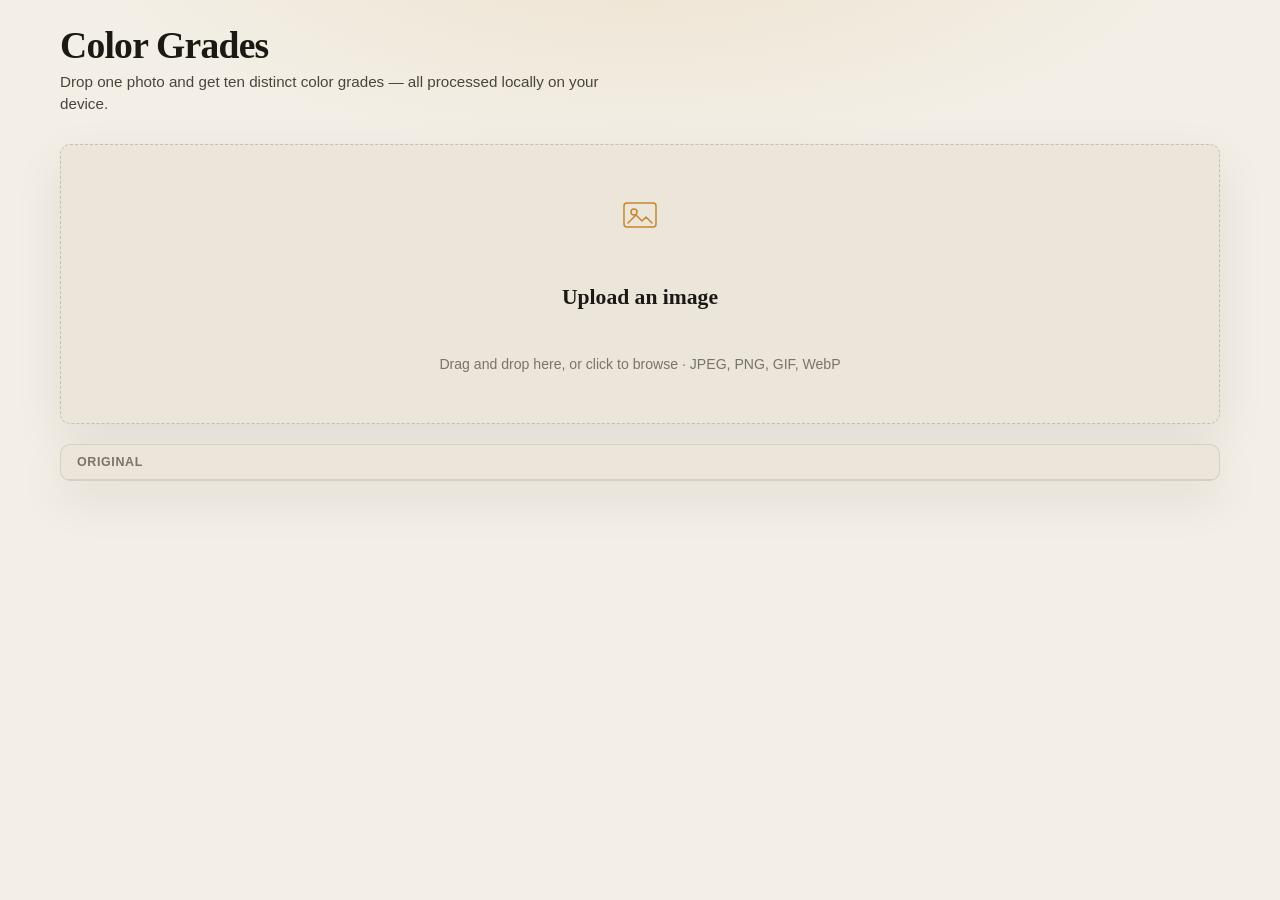
<file: submissions/sedra-jalal/index.html>
<!DOCTYPE html>
<html lang="en">
  <head>
    <meta charset="utf-8" />
    <title>Color Grades</title>
    <link rel="stylesheet" href="styles.css" />
  </head>
  <body>
    <div class="app">
      <header class="topbar">
        <div class="topbar__brand">
          <p class="meta" id="meta"></p>
          <h1>Color Grades</h1>
          <p class="tagline">Drop one photo and get ten distinct color grades — all processed locally on your device.</p>
        </div>
        <div class="topbar__actions">
          <button type="button" class="btn btn--ghost" id="clear-btn" hidden>Clear</button>
        </div>
      </header>

      <main class="workspace">
        <section class="upload-panel" id="upload-panel" aria-labelledby="upload-heading">
          <div
            class="dropzone"
            id="dropzone"
            tabindex="0"
            role="button"
            aria-labelledby="upload-heading upload-hint"
          >
            <input
              type="file"
              id="file-input"
              accept="image/jpeg,image/png,image/gif,image/webp,image/bmp,image/*"
              hidden
            />
            <div class="dropzone__icon" aria-hidden="true">
              <svg width="40" height="40" viewBox="0 0 40 40" fill="none">
                <rect x="4" y="8" width="32" height="24" rx="3" stroke="currentColor" stroke-width="1.5" />
                <circle cx="14" cy="17" r="3" stroke="currentColor" stroke-width="1.5" />
                <path d="M8 28l8-8 6 6 4-4 6 6" stroke="currentColor" stroke-width="1.5" stroke-linecap="round" stroke-linejoin="round" />
              </svg>
            </div>
            <h2 id="upload-heading">Upload an image</h2>
            <p id="upload-hint" class="dropzone__hint">Drag and drop here, or click to browse · JPEG, PNG, GIF, WebP</p>
          </div>
        </section>

        <section class="results" id="results" hidden aria-live="polite">
          <p class="status" id="status" hidden>Generating grades…</p>

          <figure class="original-card">
            <figcaption class="original-card__label">Original</figcaption>
            <img id="original-img" class="original-card__img" alt="" />
          </figure>

          <div class="grades-grid" id="grades-grid" aria-label="Color grades"></div>

          <p class="file-meta">
            <span id="file-name" class="file-meta__name"></span>
            <span id="file-size" class="file-meta__size"></span>
          </p>
        </section>
      </main>
    </div>
    <script type="module" src="app.js"></script>
  </body>
</html>
</file>
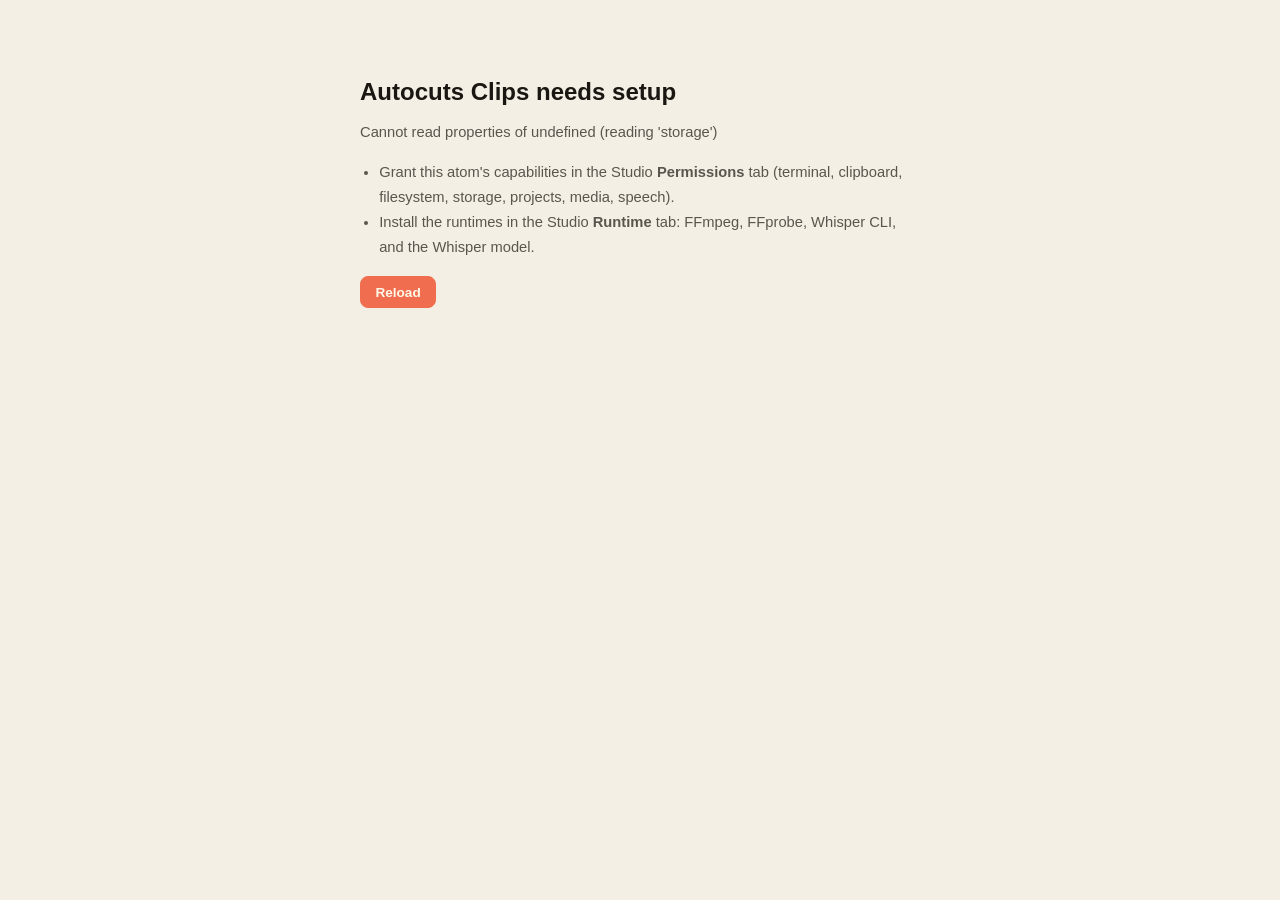
<file: submissions/autocuts-clips/0.1.4/index.html>
<!DOCTYPE html>
<html lang="en">
  <head>
    <meta charset="utf-8" />
    <title>Autocuts Clips</title>
    <link rel="stylesheet" href="styles.css" />
  </head>
  <body>
    <div id="app" class="app" aria-live="polite"></div>
    <script type="module" src="app.js"></script>
  </body>
</html>
</file>
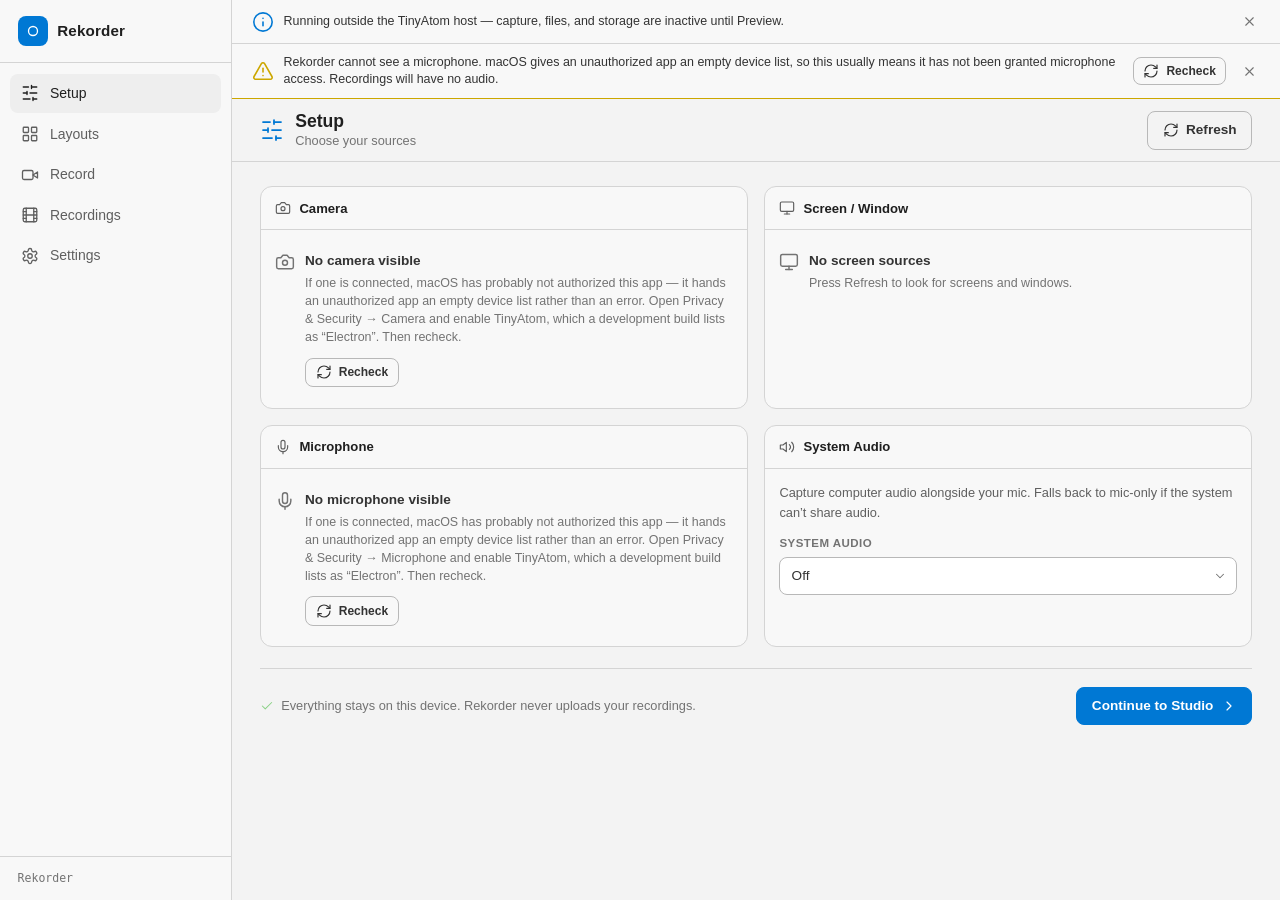
<file: submissions/rekorder/0.0.1/index.html>
<!DOCTYPE html>
<html lang="en">
  <head>
    <meta charset="utf-8" />
    <meta name="viewport" content="width=device-width, initial-scale=1" />
    <title>Rekorder</title>
    <link rel="stylesheet" href="styles.css" />
  </head>
  <body>
    <!-- The app shell (sidebar + main) is rendered by app.js into #app. -->
    <div id="app" class="app" aria-busy="true">
      <noscript>Rekorder needs JavaScript to run.</noscript>
    </div>

    <!-- Transient toasts float above the app; managed imperatively, outside the render loop. -->
    <div id="toast-slot" class="toast-slot" role="region" aria-label="Notifications" aria-live="polite"></div>

    <script type="module" src="app.js"></script>
  </body>
</html>
</file>
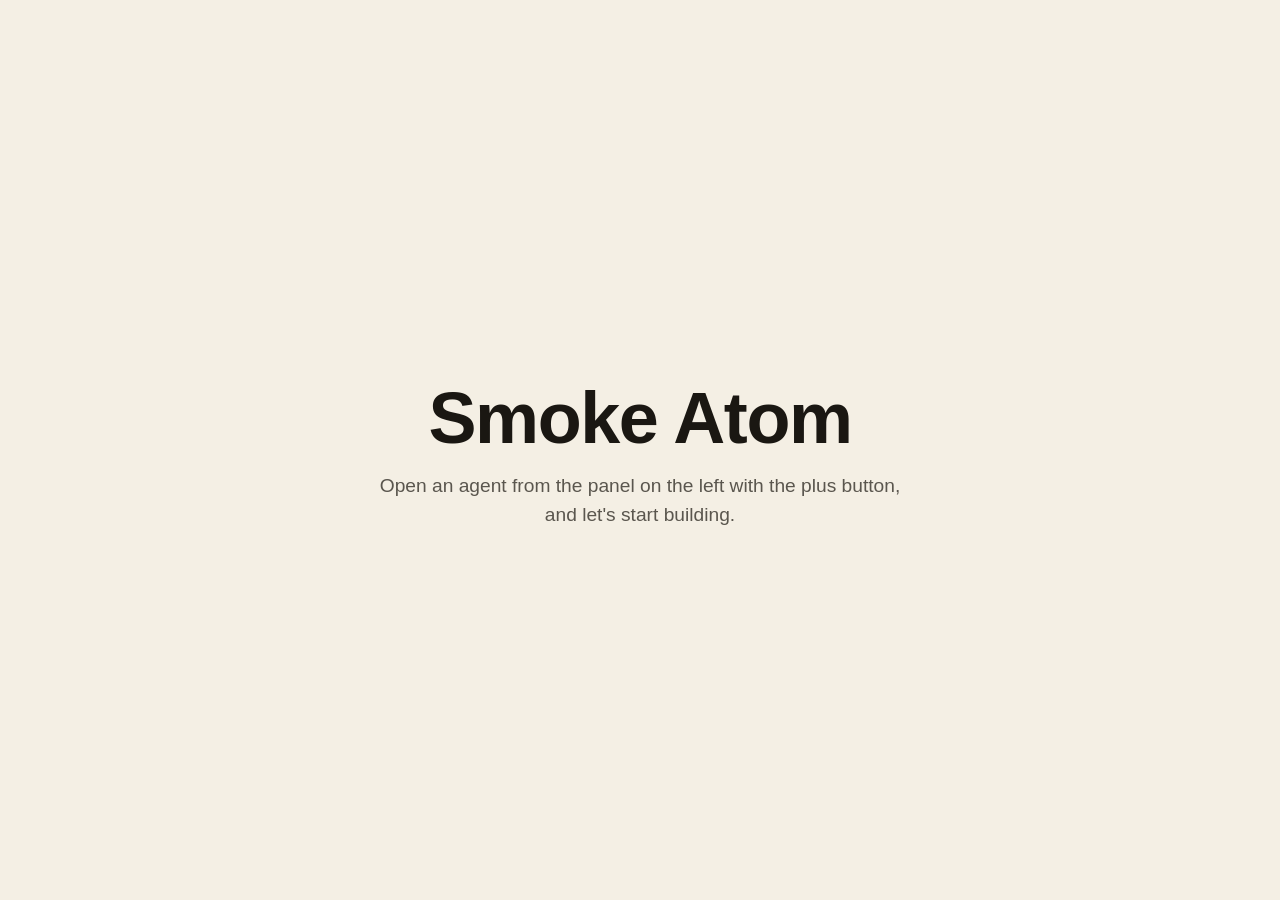
<file: submissions/smoke-atom/0.0.1/index.html>
<!DOCTYPE html>
<html lang="en">
  <head>
    <meta charset="utf-8" />
    <title>Smoke Atom</title>
    <link rel="stylesheet" href="styles.css" />
  </head>
  <body>
    <main class="welcome" aria-labelledby="title">
      <p class="meta" id="meta"></p>
      <h1 id="title">Smoke Atom</h1>
      <p class="intro">Open an agent from the panel on the left with the plus button, and let's start building.</p>
    </main>
    <script type="module" src="app.js"></script>
  </body>
</html>
</file>
<file: submissions/sedra-jalal/styles.css>
:root {
  color-scheme: light dark;
  --bg: #0f1110;
  --surface: #181c19;
  --surface-raised: #1f2420;
  --ink: #ece8df;
  --ink-soft: #b8b2a6;
  --muted: #7a756c;
  --accent: #e8a54b;
  --accent-soft: rgba(232, 165, 75, 0.14);
  --accent-ink: #1a1408;
  --line: rgba(236, 232, 223, 0.1);
  --line-strong: rgba(236, 232, 223, 0.2);
  --danger: #e06b5a;
  --radius: 10px;
  --radius-sm: 6px;
  --font: 'Iowan Old Style', 'Palatino Linotype', Palatino, Georgia, serif;
  --font-ui: ui-sans-serif, -apple-system, BlinkMacSystemFont, 'Segoe UI', sans-serif;
  --shadow: 0 18px 50px rgba(0, 0, 0, 0.35);
}

@media (prefers-color-scheme: light) {
  :root {
    --bg: #f3efe6;
    --surface: #ebe5da;
    --surface-raised: #e2dbd0;
    --ink: #1c1914;
    --ink-soft: #4a453c;
    --muted: #7a7468;
    --accent: #c47d1a;
    --accent-soft: rgba(196, 125, 26, 0.12);
    --accent-ink: #fff8ee;
    --line: rgba(28, 25, 20, 0.1);
    --line-strong: rgba(28, 25, 20, 0.18);
    --shadow: 0 18px 50px rgba(28, 25, 20, 0.08);
  }
}

* {
  box-sizing: border-box;
}

body {
  margin: 0;
  min-height: 100vh;
  font-family: var(--font-ui);
  background:
    radial-gradient(ellipse 80% 50% at 50% -10%, var(--accent-soft), transparent 55%),
    var(--bg);
  color: var(--ink);
  -webkit-font-smoothing: antialiased;
}

.app {
  width: min(1200px, 100%);
  margin: 0 auto;
  padding: 1.5rem 1.25rem 2.5rem;
}

.topbar {
  display: flex;
  align-items: flex-start;
  justify-content: space-between;
  gap: 1rem;
  margin-bottom: 1.75rem;
}

.topbar__brand h1 {
  margin: 0.15rem 0 0.35rem;
  font-family: var(--font);
  font-size: clamp(1.75rem, 4vw, 2.35rem);
  font-weight: 700;
  letter-spacing: -0.02em;
  line-height: 1.05;
}

.meta {
  margin: 0;
  font-size: 0.72rem;
  font-weight: 600;
  letter-spacing: 0.06em;
  text-transform: uppercase;
  color: var(--muted);
}

.tagline {
  margin: 0;
  max-width: 36rem;
  color: var(--ink-soft);
  font-size: 0.95rem;
  line-height: 1.45;
}

.topbar__actions {
  display: flex;
  gap: 0.5rem;
  flex-shrink: 0;
  flex-wrap: wrap;
}

.btn {
  font: inherit;
  font-size: 0.85rem;
  font-weight: 600;
  padding: 0.45rem 0.85rem;
  border-radius: var(--radius-sm);
  border: 1px solid var(--line-strong);
  background: var(--surface);
  color: var(--ink);
  cursor: pointer;
  transition: background 0.12s ease, border-color 0.12s ease;
}

.btn:hover {
  background: var(--surface-raised);
}

.btn--ghost {
  background: transparent;
}

.btn--small {
  font-size: 0.75rem;
  padding: 0.3rem 0.55rem;
}

.workspace {
  display: grid;
  gap: 1.25rem;
}

.dropzone {
  display: grid;
  place-items: center;
  gap: 0.65rem;
  min-height: 280px;
  padding: 2rem 1.5rem;
  border: 1.5px dashed var(--line-strong);
  border-radius: var(--radius);
  background: var(--surface);
  box-shadow: var(--shadow);
  cursor: pointer;
  text-align: center;
  transition:
    border-color 0.15s ease,
    background 0.15s ease,
    transform 0.15s ease;
}

.dropzone:hover,
.dropzone:focus-visible {
  border-color: var(--accent);
  background: var(--surface-raised);
  outline: none;
}

.dropzone--active {
  border-color: var(--accent);
  background: var(--accent-soft);
  transform: scale(1.005);
}

.dropzone__icon {
  color: var(--accent);
  opacity: 0.9;
}

.dropzone h2 {
  margin: 0;
  font-family: var(--font);
  font-size: 1.35rem;
  font-weight: 600;
}

.dropzone__hint {
  margin: 0;
  color: var(--muted);
  font-size: 0.88rem;
}

.results {
  display: grid;
  gap: 1.25rem;
}

.status {
  margin: 0;
  color: var(--muted);
  font-style: italic;
  text-align: center;
}

.status--error {
  color: var(--danger);
  font-style: normal;
}

.original-card {
  margin: 0;
  background: var(--surface);
  border: 1px solid var(--line);
  border-radius: var(--radius);
  box-shadow: var(--shadow);
  overflow: hidden;
}

.original-card__label {
  padding: 0.65rem 1rem;
  font-size: 0.78rem;
  font-weight: 600;
  text-transform: uppercase;
  letter-spacing: 0.05em;
  color: var(--muted);
  border-bottom: 1px solid var(--line);
}

.original-card__img {
  display: block;
  width: 100%;
  max-height: 320px;
  object-fit: contain;
  background:
    linear-gradient(45deg, rgba(127, 127, 127, 0.08) 25%, transparent 25%),
    linear-gradient(-45deg, rgba(127, 127, 127, 0.08) 25%, transparent 25%),
    linear-gradient(45deg, transparent 75%, rgba(127, 127, 127, 0.08) 75%),
    linear-gradient(-45deg, transparent 75%, rgba(127, 127, 127, 0.08) 75%);
  background-size: 16px 16px;
  background-position:
    0 0,
    0 8px,
    8px -8px,
    -8px 0;
}

.grades-grid {
  display: grid;
  grid-template-columns: repeat(5, 1fr);
  gap: 1rem;
}

@media (max-width: 1024px) {
  .grades-grid {
    grid-template-columns: repeat(3, 1fr);
  }
}

@media (max-width: 640px) {
  .grades-grid {
    grid-template-columns: repeat(2, 1fr);
  }

  .topbar {
    flex-direction: column;
  }
}

.grade-card {
  margin: 0;
  background: var(--surface);
  border: 1px solid var(--line);
  border-radius: var(--radius);
  box-shadow: var(--shadow);
  overflow: hidden;
  display: flex;
  flex-direction: column;
}

.grade-card__img {
  display: block;
  width: 100%;
  aspect-ratio: 4 / 3;
  object-fit: cover;
  background:
    linear-gradient(45deg, rgba(127, 127, 127, 0.08) 25%, transparent 25%),
    linear-gradient(-45deg, rgba(127, 127, 127, 0.08) 25%, transparent 25%),
    linear-gradient(45deg, transparent 75%, rgba(127, 127, 127, 0.08) 75%),
    linear-gradient(-45deg, transparent 75%, rgba(127, 127, 127, 0.08) 75%);
  background-size: 12px 12px;
}

.grade-card__footer {
  display: flex;
  align-items: center;
  justify-content: space-between;
  gap: 0.5rem;
  padding: 0.55rem 0.65rem;
  border-top: 1px solid var(--line);
}

.grade-card__name {
  font-size: 0.78rem;
  font-weight: 600;
  text-transform: uppercase;
  letter-spacing: 0.04em;
  color: var(--ink-soft);
}

.file-meta {
  margin: 0;
  display: flex;
  flex-wrap: wrap;
  gap: 0.35rem 0.75rem;
  justify-content: center;
  font-size: 0.85rem;
  color: var(--muted);
}

.file-meta__name {
  font-weight: 600;
  color: var(--ink-soft);
  word-break: break-all;
}
</file>
<file: submissions/autocuts-clips/0.1.4/styles.css>
/* ============================================================
   AUTOCUTS CLIPS — TinyAtom theme, cutting-bench structure.
   Colors, fonts, and radii are the TinyAtom atom template
   tokens (see video-to-clips, the reference atom): warm dark
   surfaces, cream ink, one coral accent, light variant via
   prefers-color-scheme. Structure keeps the edit-bay layout:
   stage rail, log rows, IN/OUT timecode rails.
   ============================================================ */

:root {
  color-scheme: light dark;
  --atom-bg: #0c0e0a;
  --atom-panel: #171b15;
  --atom-panel-hover: #1d231a;
  --atom-well: #080a07;
  --atom-ink-bright: #fff8e8;
  --atom-ink: #f3eee1;
  --atom-ink-soft: #c6cdbf;
  --atom-muted: #8f9a88;
  --atom-accent: #f06d4f;
  --atom-accent-hover: #ff7e5f;
  --atom-accent-soft: rgba(240, 109, 79, 0.14);
  --atom-accent-ink: #fff8e8;
  --atom-ok: #7fc47f;
  --atom-ok-soft: rgba(127, 196, 127, 0.14);
  --atom-warn: #e0b45c;
  --atom-warn-soft: rgba(224, 180, 92, 0.14);
  --atom-bad: #e07a6a;
  --atom-bad-soft: rgba(224, 122, 106, 0.14);
  --atom-line: rgba(243, 238, 225, 0.1);
  --atom-line-4: rgba(243, 238, 225, 0.18);
  --atom-radius-md: 8px;
  --atom-radius-lg: 12px;
  --atom-radius-pill: 999px;
  --atom-font-sans: ui-sans-serif, -apple-system, BlinkMacSystemFont, 'Segoe UI', sans-serif;
  --atom-font-mono: 'IBM Plex Mono', ui-monospace, SFMono-Regular, 'JetBrains Mono', Menlo, monospace;

  /* film-ruler tick strip, drawn with theme hairlines */
  --ruler: repeating-linear-gradient(
    to right,
    var(--atom-line-4) 0,
    var(--atom-line-4) 1px,
    transparent 1px,
    transparent 9px
  );
}

@media (prefers-color-scheme: light) {
  :root {
    --atom-bg: #f4efe4;
    --atom-panel: #e8e2d6;
    --atom-panel-hover: #ded8cb;
    --atom-well: #fbf8f0;
    --atom-ink-bright: #1a1712;
    --atom-ink: #2a2620;
    --atom-ink-soft: #5a564e;
    --atom-muted: #7a7468;
    --atom-line: rgba(26, 23, 18, 0.1);
    --atom-line-4: rgba(26, 23, 18, 0.18);
  }
}

* {
  box-sizing: border-box;
}

body {
  margin: 0;
  min-height: 100vh;
  font-family: var(--atom-font-sans);
  font-size: 0.92rem;
  background: var(--atom-bg);
  color: var(--atom-ink);
  -webkit-font-smoothing: antialiased;
}

.app {
  max-width: 980px;
  margin: 0 auto;
  padding: 1.4rem clamp(1.25rem, 4vw, 2.5rem) 4rem;
}

h1,
h2,
h3 {
  margin: 0;
  color: var(--atom-ink-bright);
  font-weight: 700;
}

p {
  color: var(--atom-ink-soft);
  line-height: 1.55;
}

code {
  font-family: var(--atom-font-mono);
  font-size: 0.84em;
  color: var(--atom-ink);
  background: var(--atom-well);
  border: 1px solid var(--atom-line);
  padding: 0.05rem 0.35rem;
  border-radius: 4px;
}

::selection {
  background: var(--atom-accent);
  color: var(--atom-accent-ink);
}

:focus-visible {
  outline: 2px solid var(--atom-accent);
  outline-offset: 2px;
}

/* small uppercase labels reused across the bench */
.kicker,
.stage-cell .lbl,
.trim-label,
.meta-grid .cell .label,
.clip-tc .tc-cell span {
  font-family: var(--atom-font-sans);
  font-weight: 700;
  text-transform: uppercase;
  letter-spacing: 0.07em;
}

/* ---------- top bar: bench label + film ruler ---------- */

.topbar {
  display: flex;
  align-items: baseline;
  gap: 0.85rem;
  padding-bottom: 0.85rem;
  margin-bottom: 1.6rem;
  position: relative;
}

.topbar::after {
  content: '';
  position: absolute;
  left: 0;
  right: 0;
  bottom: 0;
  height: 7px;
  background: var(--ruler);
  border-bottom: 1px solid var(--atom-line-4);
}

.topbar .brand {
  font-size: 1.1rem;
  font-weight: 800;
  letter-spacing: -0.01em;
  color: var(--atom-ink-bright);
}

.topbar .brand span {
  color: var(--atom-accent);
}

.topbar .meta {
  color: var(--atom-muted);
  font-family: var(--atom-font-mono);
  font-size: 0.68rem;
}

.topbar .spacer {
  flex: 1;
}

/* ---------- buttons ---------- */

button {
  font: inherit;
  font-size: 0.85rem;
  font-weight: 600;
  color: var(--atom-ink);
  cursor: pointer;
  border: 1px solid var(--atom-line-4);
  background: var(--atom-panel);
  border-radius: var(--atom-radius-md);
  padding: 0.48rem 0.9rem;
  transition:
    border-color 0.12s ease,
    background 0.12s ease,
    color 0.12s ease;
}

button:hover:not(:disabled) {
  background: var(--atom-panel-hover);
  border-color: var(--atom-muted);
  color: var(--atom-ink-bright);
}

button:active:not(:disabled) {
  transform: translateY(1px);
}

button:disabled {
  opacity: 0.45;
  cursor: default;
}

button.primary {
  background: var(--atom-accent);
  border-color: var(--atom-accent);
  color: var(--atom-accent-ink);
}

button.primary:hover:not(:disabled) {
  background: var(--atom-accent-hover);
  border-color: var(--atom-accent-hover);
  color: var(--atom-accent-ink);
}

button.danger {
  color: var(--atom-bad);
  border-color: var(--atom-bad);
  background: transparent;
}

button.danger:hover:not(:disabled) {
  background: var(--atom-bad-soft);
  border-color: var(--atom-bad);
  color: var(--atom-bad);
}

button.ghost {
  background: transparent;
  border-color: transparent;
  color: var(--atom-ink-soft);
}

button.ghost:hover:not(:disabled) {
  background: transparent;
  border-color: transparent;
  color: var(--atom-ink-bright);
  text-decoration: underline;
  text-underline-offset: 3px;
}

button.small {
  padding: 0.3rem 0.6rem;
  font-size: 0.78rem;
}

/* ---------- stage rail: the film leader ---------- */

.stage-rail {
  display: grid;
  grid-template-columns: repeat(5, 1fr);
  border: 1px solid var(--atom-line-4);
  border-radius: var(--atom-radius-md);
  overflow: hidden;
  margin-bottom: 1.5rem;
  background: var(--atom-well);
}

.stage-cell {
  position: relative;
  padding: 0.5rem 0.7rem 0.55rem;
  border-left: 1px solid var(--atom-line);
}

.stage-cell:first-child {
  border-left: none;
}

.stage-cell .no {
  font-family: var(--atom-font-mono);
  font-size: 0.6rem;
  color: var(--atom-muted);
  display: block;
  margin-bottom: 0.15rem;
}

.stage-cell .lbl {
  font-size: 0.7rem;
  color: var(--atom-muted);
}

.stage-cell.done .lbl {
  color: var(--atom-ink-soft);
}

.stage-cell.done .no::after {
  content: ' · ok';
  color: var(--atom-ok);
}

.stage-cell.active {
  background: var(--atom-accent-soft);
}

.stage-cell.active::before {
  content: '';
  position: absolute;
  top: 0;
  left: 0;
  right: 0;
  height: 3px;
  background: var(--atom-accent);
}

.stage-cell.active .lbl {
  color: var(--atom-ink-bright);
}

.stage-cell.active .no {
  color: var(--atom-accent);
}

/* ---------- banners ---------- */

.banner {
  display: flex;
  align-items: flex-start;
  gap: 0.7rem;
  padding: 0.7rem 0.9rem;
  margin-bottom: 1rem;
  font-size: 0.88rem;
  line-height: 1.5;
  border: 1px solid;
  border-radius: var(--atom-radius-md);
}

.banner .text {
  flex: 1;
  white-space: pre-wrap;
  word-break: break-word;
}

.banner.error {
  background: var(--atom-bad-soft);
  border-color: var(--atom-bad);
}

.banner.notice {
  background: var(--atom-warn-soft);
  border-color: var(--atom-warn);
}

.busy {
  display: flex;
  align-items: center;
  gap: 0.7rem;
  padding: 0.7rem 0.9rem;
  margin-bottom: 1rem;
  font-size: 0.88rem;
  border: 1px solid var(--atom-line-4);
  border-left: 3px solid var(--atom-accent);
  border-radius: var(--atom-radius-md);
  background: var(--atom-panel);
}

.spinner {
  width: 14px;
  height: 14px;
  flex: none;
  border-radius: 50%;
  border: 2px solid var(--atom-line-4);
  border-top-color: var(--atom-accent);
  animation: spin 0.8s linear infinite;
}

@keyframes spin {
  to {
    transform: rotate(360deg);
  }
}

/* ---------- panels ---------- */

.panel {
  border: 1px solid var(--atom-line);
  border-radius: var(--atom-radius-lg);
  background: var(--atom-panel);
  padding: 1.05rem 1.2rem 1.15rem;
  margin-bottom: 1.1rem;
}

.panel h3 {
  font-size: 0.92rem;
  color: var(--atom-ink-bright);
  padding-bottom: 0.55rem;
  margin-bottom: 0.8rem;
  border-bottom: 1px solid var(--atom-line);
}

.panel.muted {
  border-style: dashed;
  background: transparent;
}

/* ---------- home: the edit log ---------- */

.project-list {
  display: flex;
  flex-direction: column;
  border-top: 1px solid var(--atom-line-4);
}

.project-card {
  display: grid;
  grid-template-columns: 3.2rem 1fr auto;
  align-items: center;
  gap: 1rem;
  padding: 0.9rem 0.75rem 0.9rem 0.25rem;
  border-bottom: 1px solid var(--atom-line);
  cursor: pointer;
  transition: background 0.12s ease;
}

.project-card:hover {
  background: var(--atom-panel);
}

.project-card .reel-no {
  font-family: var(--atom-font-mono);
  font-size: 1.15rem;
  font-weight: 700;
  color: var(--atom-muted);
  text-align: right;
}

.project-card:hover .reel-no {
  color: var(--atom-accent);
}

.project-card .info {
  min-width: 0;
}

.project-card .name {
  font-weight: 700;
  font-size: 1rem;
  color: var(--atom-ink-bright);
  white-space: nowrap;
  overflow: hidden;
  text-overflow: ellipsis;
}

.project-card .sub {
  color: var(--atom-muted);
  font-family: var(--atom-font-mono);
  font-size: 0.72rem;
  margin-top: 0.25rem;
}

.project-card.corrupted {
  cursor: default;
  border-left: 3px solid var(--atom-bad);
  padding-left: 0.6rem;
  grid-template-columns: 1fr auto;
}

.project-card.corrupted:hover {
  background: transparent;
}

.empty-state {
  padding: 4rem 0 3rem;
  max-width: 34rem;
}

.empty-state h2 {
  font-size: clamp(1.4rem, 4vw, 1.9rem);
  margin-bottom: 0.8rem;
}

.empty-state h2::before {
  content: '45–120s';
  display: block;
  font-family: var(--atom-font-mono);
  font-size: 0.7rem;
  font-weight: 400;
  letter-spacing: 0.2em;
  text-transform: none;
  color: var(--atom-accent);
  margin-bottom: 0.6rem;
}

/* ---------- chips ---------- */

.chip {
  display: inline-block;
  font-size: 0.68rem;
  font-weight: 700;
  text-transform: uppercase;
  letter-spacing: 0.06em;
  border-radius: var(--atom-radius-pill);
  padding: 0.2rem 0.6rem;
  border: 1px solid var(--atom-line-4);
  color: var(--atom-ink-soft);
  white-space: nowrap;
}

.chip.stage-transcribing,
.chip.stage-suggesting,
.chip.status-flagged {
  color: var(--atom-warn);
  border-color: var(--atom-warn);
  background: var(--atom-warn-soft);
}

.chip.stage-reviewing {
  color: var(--atom-accent);
  border-color: var(--atom-accent);
  background: var(--atom-accent-soft);
}

.chip.stage-done,
.chip.status-valid {
  color: var(--atom-ok);
  border-color: var(--atom-ok);
  background: var(--atom-ok-soft);
}

.chip.status-invalid {
  color: var(--atom-bad);
  border-color: var(--atom-bad);
  background: var(--atom-bad-soft);
}

.chip.chip-file {
  /* real filenames: never case-mangle data */
  font-family: var(--atom-font-mono);
  text-transform: none;
  letter-spacing: 0.02em;
  font-size: 0.7rem;
}

/* ---------- project head ---------- */

.project-head {
  display: flex;
  align-items: center;
  gap: 0.85rem;
  margin-bottom: 1rem;
}

.project-head input.name-input {
  flex: 1;
  min-width: 0;
  font: inherit;
  font-size: 1.25rem;
  font-weight: 700;
  color: var(--atom-ink-bright);
  background: transparent;
  border: 1px solid transparent;
  border-radius: var(--atom-radius-md);
  padding: 0.3rem 0.45rem;
}

.project-head input.name-input:hover,
.project-head input.name-input:focus {
  border-color: var(--atom-line-4);
  background: var(--atom-panel);
  outline: none;
}

.meta-grid {
  display: grid;
  grid-template-columns: repeat(auto-fit, minmax(130px, 1fr));
  gap: 0.9rem 1.2rem;
}

.meta-grid .cell .label {
  color: var(--atom-muted);
  font-size: 0.62rem;
  margin-bottom: 0.25rem;
}

.meta-grid .cell .value {
  color: var(--atom-ink);
  font-family: var(--atom-font-mono);
  font-size: 0.82rem;
  word-break: break-word;
}

.stage-actions {
  display: flex;
  gap: 0.55rem;
  flex-wrap: wrap;
  align-items: center;
  margin-top: 0.85rem;
}

/* ---------- transcript ---------- */

.transcript {
  max-height: 340px;
  overflow-y: auto;
  border: 1px solid var(--atom-line);
  border-radius: var(--atom-radius-md);
  background: var(--atom-well);
}

.transcript .seg {
  display: flex;
  gap: 0.85rem;
  padding: 0.38rem 0.75rem;
  font-size: 0.86rem;
  line-height: 1.5;
  border-bottom: 1px solid var(--atom-line);
}

.transcript .seg:last-child {
  border-bottom: none;
}

.transcript .seg .ts {
  font-family: var(--atom-font-mono);
  color: var(--atom-muted);
  font-size: 0.72rem;
  flex: none;
  width: 3.6rem;
  text-align: right;
  padding-top: 0.15rem;
}

.transcript .seg .tx {
  color: var(--atom-ink-soft);
}

.transcript .more {
  padding: 0.5rem 0.75rem;
  color: var(--atom-muted);
  font-size: 0.8rem;
  font-style: italic;
}

/* ---------- inline confirm ---------- */

.inline-confirm {
  display: flex;
  align-items: center;
  gap: 0.6rem;
  flex-wrap: wrap;
  padding: 0.65rem 0.85rem;
  border: 1px solid var(--atom-bad);
  background: var(--atom-bad-soft);
  border-radius: var(--atom-radius-md);
  font-size: 0.88rem;
}

/* ---------- suggesting stage ---------- */

.steps {
  color: var(--atom-ink-soft);
  line-height: 1.75;
  margin: 0.4rem 0 0.9rem;
  padding-left: 1.2rem;
}

.poll-status {
  margin-top: 0.9rem;
  padding: 0.55rem 0.8rem;
  border: 1px solid var(--atom-line);
  border-left: 3px solid var(--atom-accent);
  border-radius: var(--atom-radius-md);
  background: var(--atom-well);
  color: var(--atom-muted);
  font-family: var(--atom-font-mono);
  font-size: 0.74rem;
  white-space: pre-wrap;
}

/* ---------- clip cards: vertical preview + details ---------- */

.clip-list {
  display: flex;
  flex-direction: column;
  gap: 0.7rem;
  margin-top: 0.5rem;
}

.clip-card {
  display: grid;
  grid-template-columns: 10.5rem 1fr;
  border: 1px solid var(--atom-line);
  border-radius: var(--atom-radius-md);
  background: var(--atom-bg);
  overflow: hidden;
}

.clip-card.invalid {
  border-color: var(--atom-bad);
}

.clip-card.flagged {
  border-color: var(--atom-warn);
}

.clip-card.discarded {
  opacity: 0.55;
}

/* the 9:16 monitor well on the left of each card */
.clip-preview {
  background: var(--atom-well);
  border-right: 1px solid var(--atom-line);
  padding: 0.6rem;
  display: flex;
  flex-direction: column;
  gap: 0.4rem;
  align-items: stretch;
  justify-content: flex-start;
}

.clip-preview video,
.clip-preview-ph {
  width: 100%;
  aspect-ratio: 9 / 16;
  border-radius: 4px;
  display: block;
}

.clip-preview video {
  /* source previews center-crop exactly like the export filter */
  object-fit: cover;
  background: #0a0a09;
  border: 1px solid var(--atom-line-4);
}

.clip-preview-ph {
  display: flex;
  flex-direction: column;
  align-items: center;
  justify-content: center;
  gap: 0.4rem;
  background: #0a0a09;
  border: 1px solid var(--atom-line-4);
  color: var(--atom-ink-soft);
  padding: 0;
}

.clip-preview-ph:hover:not(:disabled) {
  background: #0a0a09;
  border-color: var(--atom-accent);
  color: var(--atom-ink-bright);
}

.clip-preview-ph .ph-glyph {
  font-size: 1.5rem;
  line-height: 1;
  color: var(--atom-accent);
}

.clip-preview-ph .ph-label {
  font-size: 0.7rem;
  font-weight: 700;
  text-transform: uppercase;
  letter-spacing: 0.08em;
}

.preview-note {
  font-family: var(--atom-font-mono);
  font-size: 0.62rem;
  color: var(--atom-muted);
  line-height: 1.4;
}

.preview-error {
  font-size: 0.74rem;
  color: var(--atom-bad);
  line-height: 1.45;
  white-space: pre-wrap;
  word-break: break-word;
}

/* IN/OUT/DUR strip across the top of the details column */
.clip-tc {
  display: flex;
  gap: 1.1rem;
  align-items: baseline;
  padding-bottom: 0.55rem;
  margin-bottom: 0.55rem;
  border-bottom: 1px solid var(--atom-line);
}

.clip-tc .tc-cell span {
  display: inline;
  font-size: 0.56rem;
  color: var(--atom-muted);
  margin-right: 0.3rem;
}

.clip-tc .tc-cell {
  font-family: var(--atom-font-mono);
  font-size: 0.78rem;
  color: var(--atom-ink);
}

.clip-tc .tc-cell.dur {
  color: var(--atom-accent);
}

.clip-tc .clip-no {
  font-family: var(--atom-font-mono);
  font-size: 0.62rem;
  color: var(--atom-muted);
  letter-spacing: 0.1em;
}

.clip-body {
  padding: 0.7rem 0.9rem 0.8rem;
  min-width: 0;
}

.clip-head {
  display: flex;
  align-items: center;
  justify-content: space-between;
  gap: 0.6rem;
}

.clip-title {
  font-weight: 700;
  color: var(--atom-ink-bright);
}

.edited-mark {
  color: var(--atom-muted);
  font-weight: 500;
  font-size: 0.78rem;
}

.clip-status-reason {
  font-size: 0.8rem;
  color: var(--atom-warn);
  margin-top: 0.3rem;
}

.clip-card.invalid .clip-status-reason {
  color: var(--atom-bad);
}

.clip-reason {
  font-size: 0.86rem;
  color: var(--atom-ink-soft);
  margin-top: 0.4rem;
  line-height: 1.5;
}

.clip-spec {
  font-family: var(--atom-font-mono);
  font-size: 0.72rem;
  color: var(--atom-muted);
  margin-top: 0.3rem;
}

.clip-actions {
  display: flex;
  gap: 0.45rem;
  flex-wrap: wrap;
  margin-top: 0.65rem;
}

.clip-exported {
  display: flex;
  align-items: center;
  gap: 0.45rem;
  flex-wrap: wrap;
  margin-top: 0.65rem;
  padding-top: 0.65rem;
  border-top: 1px dashed var(--atom-line-4);
}

.discarded-head {
  margin-top: 1.2rem;
  font-size: 0.82rem;
  color: var(--atom-muted);
}

.phase-note {
  margin-top: 0.9rem;
  font-size: 0.8rem;
  color: var(--atom-muted);
  font-style: italic;
}

/* ---------- trim editor ---------- */

.trim-editor {
  margin-top: 0.8rem;
  border-top: 1px solid var(--atom-line);
  padding-top: 0.8rem;
}

.trim-row {
  display: flex;
  align-items: center;
  gap: 0.35rem;
  flex-wrap: wrap;
  margin-bottom: 0.5rem;
}

.trim-label {
  width: 2.9rem;
  font-size: 0.62rem;
  color: var(--atom-muted);
}

.trim-row input {
  width: 6.2rem;
  font: inherit;
  font-family: var(--atom-font-mono);
  font-size: 0.82rem;
  color: var(--atom-ink);
  background: var(--atom-well);
  border: 1px solid var(--atom-line-4);
  border-radius: var(--atom-radius-md);
  padding: 0.32rem 0.5rem;
}

.trim-row input:focus {
  outline: none;
  border-color: var(--atom-accent);
}

.trim-time {
  font-family: var(--atom-font-mono);
  font-size: 0.76rem;
  color: var(--atom-muted);
}

.edit-duration {
  font-family: var(--atom-font-mono);
  font-size: 0.8rem;
  margin: 0.4rem 0;
}

.edit-duration.valid {
  color: var(--atom-ok);
}

.edit-duration.flagged {
  color: var(--atom-warn);
}

.edit-duration.invalid {
  color: var(--atom-bad);
}

.trim-captions {
  font-size: 0.82rem;
  color: var(--atom-ink-soft);
  line-height: 1.5;
  max-height: 90px;
  overflow-y: auto;
  border: 1px solid var(--atom-line);
  border-radius: var(--atom-radius-md);
  background: var(--atom-well);
  padding: 0.5rem 0.7rem;
  margin-bottom: 0.6rem;
}

/* ---------- setup ---------- */

.setup {
  max-width: 560px;
  margin: 3.5rem auto 0;
}

.setup h1 {
  font-size: 1.5rem;
  margin-bottom: 0.6rem;
}

.setup ul {
  color: var(--atom-ink-soft);
  line-height: 1.7;
  margin: 1rem 0;
  padding-left: 1.2rem;
}

/* ---------- footer ---------- */

.footer {
  margin-top: 3rem;
  padding-top: 0.8rem;
  border-top: 1px solid var(--atom-line);
  color: var(--atom-muted);
  font-family: var(--atom-font-mono);
  font-size: 0.68rem;
  text-transform: uppercase;
  letter-spacing: 0.14em;
}

/* ---------- narrow ---------- */

@media (max-width: 620px) {
  .clip-card {
    grid-template-columns: 1fr;
  }

  .clip-preview {
    border-right: none;
    border-bottom: 1px solid var(--atom-line);
    align-items: center;
  }

  .clip-preview video,
  .clip-preview-ph {
    max-width: 12rem;
  }

  .stage-rail {
    grid-template-columns: 1fr;
  }

  .stage-cell {
    border-left: none;
    border-top: 1px solid var(--atom-line);
    display: flex;
    gap: 0.6rem;
    align-items: baseline;
    padding: 0.4rem 0.7rem;
  }

  .stage-cell:first-child {
    border-top: none;
  }

  .project-card {
    grid-template-columns: 2.4rem 1fr auto;
    gap: 0.7rem;
  }
}

@media (prefers-reduced-motion: reduce) {
  * {
    transition: none !important;
  }

  .spinner {
    animation-duration: 2s;
  }
}
</file>
<file: submissions/rekorder/0.0.1/styles.css>
/* ============================================================================
   Rekorder — styles.css
   Token block is the single source of truth for color/font/radius. Component
   rules below reference only var(--atom-*); no hardcoded colors outside :root.
   ============================================================================ */

:root {
  color-scheme: light dark;

  /* Surfaces */
  --atom-bg: #1e1e1e;
  --atom-surface-terminal: #181818;
  --atom-panel: #252526;
  --atom-panel-hover: #2a2d2e;
  --atom-well: #1b1b1b;
  --atom-menu: #252526;

  /* Ink */
  --atom-ink-bright: #d4d4d4;
  --atom-ink: #cccccc;
  --atom-ink-soft: #a6a6a6;
  --atom-muted: #7a7a7a;

  /* Accent */
  --atom-accent: #0078d4;
  --atom-accent-hover: #0e639c;
  --atom-accent-ink: #ffffff;
  --atom-accent-selection: rgba(0, 120, 212, 0.32);

  /* Status */
  --atom-success: #89d185;
  --atom-danger: #f14c4c;
  --atom-warn: #cca700;

  /* Lines */
  --atom-line: #2b2b2b;
  --atom-line-4: #464646;

  /* Added semantic tokens (see LLD §10 / PRD Theme) */
  --atom-overlay-bg: rgba(0, 0, 0, 0.55);
  --atom-danger-ink: #ffffff;
  --atom-focus-glow: rgba(0, 120, 212, 0.28);

  /* Stage tokens. The compositor bakes these into the recorded video, so they
     are deliberately theme-independent — a recording must not change with the
     host's light/dark setting. No light-mode override below. */
  --atom-stage-bg: #101010;
  --atom-stage-scrim: rgba(16, 16, 16, 0.44);
  --atom-camera-outline: rgba(255, 255, 255, 0.92);
  /* Ink for text sitting ON the stage or an overlay. Those surfaces stay dark in
     both themes, so this must not follow --atom-ink-bright into light mode. */
  --atom-overlay-ink: #ffffff;

  /* Letterbox behind the library's <video>. Like the stage tokens it is deliberately
     theme-independent: a video frame reads correctly against dark bars in both themes. */
  --atom-player-bg: #101010;

  /* Shape & type */
  --atom-radius-sm: 5px;
  --atom-radius-md: 8px;
  --atom-radius-lg: 12px;
  --atom-font-sans: ui-sans-serif, -apple-system, BlinkMacSystemFont, 'Segoe UI', sans-serif;
  --atom-font-mono: 'IBM Plex Mono', ui-monospace, SFMono-Regular, 'JetBrains Mono', Menlo, monospace;

  /* Layout metrics */
  --atom-sidebar-w: 232px;
  /* One height for the sidebar brand and every view header, so their bottom
     borders form a single line across the app (border-box: 30px mark + 2rem). */
  --atom-header-h: calc(30px + 2rem + 1px);
}

@media (prefers-color-scheme: light) {
  :root {
    --atom-bg: #f3f3f3;
    --atom-surface-terminal: #ffffff;
    --atom-panel: #f8f8f8;
    --atom-panel-hover: #eeeeee;
    --atom-well: #ffffff;
    --atom-menu: #ffffff;
    --atom-ink-bright: #1f1f1f;
    --atom-ink: #333333;
    --atom-ink-soft: #5f5f5f;
    --atom-muted: #737373;
    --atom-line: #d4d4d4;
    --atom-line-4: #b8b8b8;
    --atom-overlay-bg: rgba(0, 0, 0, 0.4);
  }
}

/* ---------------------------------------------------------------- Reset -- */

* {
  box-sizing: border-box;
}

html,
body {
  height: 100%;
}

body {
  margin: 0;
  font-family: var(--atom-font-sans);
  font-size: 14px;
  line-height: 1.5;
  background: var(--atom-bg);
  color: var(--atom-ink);
  -webkit-font-smoothing: antialiased;
  text-rendering: optimizeLegibility;
}

/* Slim, theme-following scrollbars on every scroll container. The atom only runs
   in TinyAtom's Chromium, so the -webkit pseudo-elements are the reliable route
   (and unlike `scrollbar-width: thin` they allow a rounded thumb). Tokens keep
   them correct in both themes. */
::-webkit-scrollbar {
  width: 5px;
  height: 5px;
}

::-webkit-scrollbar-track {
  background: transparent;
}

::-webkit-scrollbar-thumb {
  background: var(--atom-line-4);
  border-radius: 999px;
}

::-webkit-scrollbar-thumb:hover {
  background: var(--atom-muted);
}

::-webkit-scrollbar-corner {
  background: transparent;
}

::selection {
  background: var(--atom-accent-selection);
}

:focus-visible {
  outline: 2px solid var(--atom-accent);
  outline-offset: 2px;
  border-radius: var(--atom-radius-sm);
}

h1,
h2,
h3,
p {
  margin: 0;
}

button {
  font: inherit;
  color: inherit;
  background: none;
  border: none;
  cursor: pointer;
}

/* -------------------------------------------------------------- App grid -- */

.app {
  display: grid;
  grid-template-columns: var(--atom-sidebar-w) 1fr;
  height: 100vh;
  overflow: hidden;
}

/* --------------------------------------------------------------- Sidebar -- */

.sidebar {
  display: flex;
  flex-direction: column;
  min-height: 0;
  background: var(--atom-panel);
  border-right: 1px solid var(--atom-line);
}

.sidebar__brand {
  display: flex;
  flex: none;
  align-items: center;
  gap: 0.6rem;
  height: var(--atom-header-h);
  padding: 0 1.1rem;
  border-bottom: 1px solid var(--atom-line);
}

.sidebar__mark {
  display: grid;
  place-items: center;
  width: 30px;
  height: 30px;
  border-radius: var(--atom-radius-md);
  background: var(--atom-accent);
  color: var(--atom-accent-ink);
  flex: none;
}

.sidebar__mark svg {
  width: 18px;
  height: 18px;
}

.sidebar__name {
  font-weight: 700;
  font-size: 0.95rem;
  color: var(--atom-ink-bright);
  letter-spacing: 0.01em;
}

.sidebar__nav {
  display: flex;
  flex-direction: column;
  gap: 2px;
  padding: 0.7rem 0.6rem;
  overflow-y: auto;
}

.nav-item {
  display: flex;
  align-items: center;
  gap: 0.7rem;
  width: 100%;
  padding: 0.55rem 0.7rem;
  border-radius: var(--atom-radius-md);
  color: var(--atom-ink-soft);
  text-align: left;
  transition: background 0.12s ease, color 0.12s ease;
}

.nav-item svg {
  width: 18px;
  height: 18px;
  flex: none;
}

.nav-item__label {
  flex: 1;
  font-weight: 500;
}

.nav-item:hover {
  background: var(--atom-panel-hover);
  color: var(--atom-ink);
}

.nav-item.is-active {
  background: var(--atom-panel-hover);
  color: var(--atom-ink-bright);
}

.nav-item__badge {
  min-width: 20px;
  height: 20px;
  padding: 0 0.35rem;
  display: inline-grid;
  place-items: center;
  border-radius: 999px;
  background: var(--atom-accent);
  color: var(--atom-accent-ink);
  font-size: 0.72rem;
  font-weight: 700;
  font-variant-numeric: tabular-nums;
}

.sidebar__footer {
  margin-top: auto;
  padding: 0.8rem 1.1rem;
  border-top: 1px solid var(--atom-line);
  color: var(--atom-muted);
  font-family: var(--atom-font-mono);
  font-size: 0.72rem;
}

/* ------------------------------------------------------------------ Main -- */

.main {
  display: flex;
  flex-direction: column;
  min-width: 0;
  min-height: 0;
  background: var(--atom-bg);
}

/* Persistent inline banner slot (notices.banner) */
.banner-region:empty {
  display: none;
}

.banner {
  display: flex;
  align-items: center;
  gap: 0.6rem;
  padding: 0.6rem 1.25rem;
  border-bottom: 1px solid var(--atom-line);
  background: var(--atom-panel);
  color: var(--atom-ink);
  font-size: 0.78rem;
  line-height: 1.4;
}

/* Direct child only: the banner's status glyph. The action buttons and the close
   control own their own icon size and color — a descendant selector here would
   repaint a primary button's icon in the status color and lose it on the accent fill. */
.banner > svg {
  width: 22px;
  height: 22px;
  flex: none;
}

.banner--info > svg {
  color: var(--atom-accent);
}
.banner--warn {
  border-bottom-color: var(--atom-warn);
}
.banner--warn > svg {
  color: var(--atom-warn);
}
.banner--danger {
  border-bottom-color: var(--atom-danger);
}
.banner--danger > svg {
  color: var(--atom-danger);
}
.banner--success > svg {
  color: var(--atom-success);
}

.banner__msg {
  flex: 1;
}

.banner__actions {
  display: flex;
  flex: none;
  gap: 0.4rem;
}

.banner__close {
  display: grid;
  place-items: center;
  width: 24px;
  height: 24px;
  border-radius: var(--atom-radius-sm);
  color: var(--atom-muted);
}

.banner__close:hover {
  background: var(--atom-panel-hover);
  color: var(--atom-ink);
}

/* View container: a fixed header bar over a scrolling body. The header never
   scrolls and shares its height with .sidebar__brand via --atom-header-h. */
.view {
  display: flex;
  flex-direction: column;
  flex: 1;
  min-height: 0;
  overflow: hidden;
}

.view__header {
  display: flex;
  flex: none;
  align-items: center;
  justify-content: space-between;
  gap: 1rem;
  height: var(--atom-header-h);
  padding: 0 1.75rem;
  border-bottom: 1px solid var(--atom-line);
}

.view__scroll {
  flex: 1;
  min-height: 0;
  overflow-y: auto;
  padding: 1.5rem 1.75rem;
}

.view__heading {
  display: flex;
  align-items: center;
  gap: 0.7rem;
}

.view__heading svg {
  width: 24px;
  height: 24px;
  color: var(--atom-accent);
  flex: none;
}

.view__title {
  font-size: 1.1rem;
  font-weight: 700;
  line-height: 1.25;
  color: var(--atom-ink-bright);
}

.view__subtitle {
  color: var(--atom-muted);
  font-size: 0.8rem;
  line-height: 1.25;
}

/* Neutral empty-state placeholder used by the scaffolded screens */
.empty-state {
  max-width: 30rem;
  margin: 3.5rem auto 0;
  text-align: center;
}

.empty-state__icon {
  display: inline-grid;
  place-items: center;
  width: 52px;
  height: 52px;
  border-radius: var(--atom-radius-lg);
  background: var(--atom-panel);
  border: 1px solid var(--atom-line);
  color: var(--atom-ink-soft);
  margin-bottom: 1rem;
}

.empty-state__icon svg {
  width: 24px;
  height: 24px;
}

.empty-state__title {
  font-size: 1rem;
  font-weight: 600;
  color: var(--atom-ink-bright);
}

.empty-state__desc {
  margin-top: 0.45rem;
  color: var(--atom-ink-soft);
  font-size: 0.88rem;
  line-height: 1.55;
}

.empty-state__hint {
  margin-top: 1rem;
  color: var(--atom-muted);
  font-family: var(--atom-font-mono);
  font-size: 0.72rem;
}

/* --------------------------------------------------------------- Buttons -- */

.view__actions {
  display: flex;
  align-items: center;
  gap: 0.5rem;
  flex: none;
}

.btn {
  display: inline-flex;
  align-items: center;
  gap: 0.45rem;
  padding: 0.5rem 0.9rem;
  border-radius: var(--atom-radius-md);
  border: 1px solid var(--atom-line-4);
  background: var(--atom-panel);
  color: var(--atom-ink);
  font-weight: 600;
  font-size: 0.85rem;
  transition: background 0.12s ease, border-color 0.12s ease, opacity 0.12s ease;
}

.btn svg {
  width: 16px;
  height: 16px;
}

.btn:hover {
  background: var(--atom-panel-hover);
}

.btn:disabled {
  opacity: 0.55;
  cursor: default;
}

.btn--primary {
  background: var(--atom-accent);
  border-color: var(--atom-accent);
  color: var(--atom-accent-ink);
}

.btn--primary:hover {
  background: var(--atom-accent-hover);
  border-color: var(--atom-accent-hover);
}

.btn--ghost {
  background: transparent;
}

.btn--sm {
  padding: 0.3rem 0.6rem;
  font-size: 0.75rem;
}

/* Icon-only button (studio mic/camera toggles); the label lives in aria-label/title. */
.btn--icon {
  padding: 0.5rem;
}

/* Record is the one solid-danger control in the app; Stop is its outlined pair. */
.btn--record {
  background: var(--atom-danger);
  border-color: var(--atom-danger);
  color: var(--atom-danger-ink);
}

.btn--record:hover:not(:disabled) {
  filter: brightness(1.1);
}

.btn--danger {
  color: var(--atom-danger);
}

.btn--danger:hover:not(:disabled) {
  border-color: var(--atom-danger);
}

.btn--record svg,
.btn--danger svg {
  fill: currentColor;
}

/* ----------------------------------------------------------- Setup screen -- */

.setup {
  max-width: 1000px;
  margin-inline: auto;
}

.setup__grid {
  display: grid;
  grid-template-columns: repeat(2, minmax(0, 1fr));
  gap: 1rem;
}

@media (max-width: 720px) {
  .setup__grid {
    grid-template-columns: 1fr;
  }
}

.card {
  display: flex;
  flex-direction: column;
  background: var(--atom-panel);
  border: 1px solid var(--atom-line);
  border-radius: var(--atom-radius-lg);
  overflow: hidden;
}

.card__head {
  display: flex;
  align-items: center;
  gap: 0.5rem;
  padding: 0.7rem 0.9rem;
  border-bottom: 1px solid var(--atom-line);
}

.card__head svg {
  width: 16px;
  height: 16px;
  color: var(--atom-ink-soft);
  flex: none;
}

.card__title {
  flex: 1;
  font-size: 0.82rem;
  font-weight: 600;
  color: var(--atom-ink-bright);
}

.pill {
  padding: 0.1rem 0.5rem;
  border-radius: 999px;
  border: 1px solid var(--atom-line);
  background: var(--atom-well);
  color: var(--atom-ink-soft);
  font-family: var(--atom-font-mono);
  font-size: 0.68rem;
  font-weight: 600;
}

.card__body {
  display: flex;
  flex-direction: column;
  gap: 0.8rem;
  padding: 0.9rem;
}

.card__note {
  margin: 0;
  color: var(--atom-ink-soft);
  font-size: 0.8rem;
  line-height: 1.5;
}

.card-empty {
  display: flex;
  align-items: flex-start;
  gap: 0.6rem;
  padding: 0.4rem 0;
}

/* Direct child only — see the .banner > svg note. The action buttons below the copy
   carry their own icon color (white on the accent fill); a descendant selector would
   mute them into their own background. */
.card-empty > svg {
  width: 20px;
  height: 20px;
  margin-top: 1px;
  color: var(--atom-muted);
  flex: none;
}

.card-empty__title {
  font-size: 0.85rem;
  font-weight: 600;
  color: var(--atom-ink);
}

.card-empty__desc {
  margin-top: 0.15rem;
  color: var(--atom-muted);
  font-size: 0.78rem;
  line-height: 1.45;
}

.card-empty__actions {
  display: flex;
  flex-wrap: wrap;
  gap: 0.5rem;
  margin-top: 0.7rem;
}

.cam-preview,
.thumb {
  aspect-ratio: 16 / 9;
  border-radius: var(--atom-radius-md);
  border: 1px solid var(--atom-line);
  overflow: hidden;
}

.cam-preview {
  background: var(--atom-overlay-bg);
}

.cam-preview__slot,
.cam-preview__video {
  display: block;
  width: 100%;
  height: 100%;
}

.cam-preview__video {
  object-fit: cover;
  background: var(--atom-well);
  transform: scaleX(-1); /* mirror, selfie view */
}

.thumb {
  display: grid;
  place-items: center;
  background: var(--atom-well);
}

.thumb__img {
  display: block;
  width: 100%;
  height: 100%;
  object-fit: contain;
}

.thumb__blank {
  color: var(--atom-muted);
}

.meter {
  display: flex;
  align-items: flex-end;
  gap: 3px;
  height: 44px;
  padding: 0.4rem 0.3rem;
  border-radius: var(--atom-radius-md);
  border: 1px solid var(--atom-line);
  background: var(--atom-well);
}

.meter__bar {
  flex: 1;
  min-height: 2px;
  border-radius: 2px;
  background: var(--atom-accent);
  opacity: 0.85;
  will-change: height;
}

.meter__status {
  margin: 0.45rem 0 0.7rem;
  font-size: 0.75rem;
  color: var(--atom-muted);
}

.meter__status[data-tone='good'] {
  color: var(--atom-success);
}

.meter__status[data-tone='warn'] {
  color: var(--atom-warn);
}

.field {
  display: flex;
  flex-direction: column;
  gap: 0.3rem;
}

.field__label {
  font-size: 0.72rem;
  font-weight: 600;
  letter-spacing: 0.04em;
  text-transform: uppercase;
  color: var(--atom-muted);
}

.field__control {
  position: relative;
  display: flex;
  align-items: center;
}

.select {
  width: 100%;
  padding: 0.5rem 2rem 0.5rem 0.7rem;
  font: inherit;
  font-size: 0.85rem;
  color: var(--atom-ink);
  background: var(--atom-well);
  border: 1px solid var(--atom-line-4);
  border-radius: var(--atom-radius-md);
  cursor: pointer;
  appearance: none;
  -webkit-appearance: none;
}

.select:hover {
  border-color: var(--atom-accent);
}

.field__caret {
  position: absolute;
  right: 0.6rem;
  top: 50%;
  display: flex;
  transform: translateY(-50%) rotate(90deg);
  color: var(--atom-muted);
  pointer-events: none;
}

.field__caret svg {
  width: 14px;
  height: 14px;
}

.setup__footer {
  display: flex;
  align-items: center;
  justify-content: space-between;
  gap: 1rem;
  flex-wrap: wrap;
  margin-top: 1.3rem;
  padding-top: 1.1rem;
  border-top: 1px solid var(--atom-line);
}

.setup__reassure {
  display: flex;
  align-items: center;
  gap: 0.45rem;
  margin: 0;
  color: var(--atom-muted);
  font-size: 0.8rem;
}

.setup__reassure svg {
  width: 14px;
  height: 14px;
  color: var(--atom-success);
  flex: none;
}

/* No reduced-motion override for the meter: its bars are data, not decoration. Freezing
   them would hide whether the microphone is capturing, which is the whole point. */

/* ---------------------------------------------------------- Record studio -- */

.empty-state__cta {
  display: flex;
  justify-content: center;
  margin-top: 1.2rem;
}

.studio {
  display: flex;
  flex-direction: column;
  gap: 1rem;
  max-width: 1100px;
  margin-inline: auto;
}

.studio__stage {
  position: relative;
  aspect-ratio: 16 / 9;
  border-radius: var(--atom-radius-lg);
  border: 1px solid var(--atom-line);
  background: var(--atom-stage-bg);
  overflow: hidden;
}

.stage__slot,
.stage__canvas {
  display: block;
  width: 100%;
  height: 100%;
}

.stage__canvas {
  object-fit: contain;
}

.stage__overlay {
  position: absolute;
  inset: 0;
  display: flex;
  align-items: center;
  justify-content: center;
  gap: 0.6rem;
  background: var(--atom-overlay-bg);
  color: var(--atom-overlay-ink); /* the overlay covers the always-dark stage */
  font-size: 0.85rem;
}

.spinner {
  width: 16px;
  height: 16px;
  border-radius: 50%;
  border: 2px solid var(--atom-line-4);
  border-top-color: var(--atom-accent);
  animation: spin 0.7s linear infinite;
}

@keyframes spin {
  to {
    transform: rotate(360deg);
  }
}

.status-pill {
  position: absolute;
  top: 0.7rem;
  left: 0.7rem;
  display: inline-flex;
  align-items: center;
  gap: 0.4rem;
  padding: 0.25rem 0.6rem;
  border-radius: 999px;
  background: var(--atom-overlay-bg);
  border: 1px solid var(--atom-line-4);
  color: var(--atom-ink-bright);
  font-size: 0.72rem;
  font-weight: 600;
  letter-spacing: 0.02em;
}

.status-pill__dot {
  width: 7px;
  height: 7px;
  border-radius: 50%;
  background: var(--atom-muted);
}

.status-pill--preview .status-pill__dot {
  background: var(--atom-success);
}

.status-pill--starting .status-pill__dot {
  background: var(--atom-warn);
}

.status-pill--recording .status-pill__dot,
.status-pill--paused .status-pill__dot {
  background: var(--atom-danger);
}

.status-pill--recording .status-pill__dot {
  animation: pulse 1.4s ease-in-out infinite;
}

@keyframes pulse {
  50% {
    opacity: 0.35;
  }
}

.studio__bar {
  display: flex;
  align-items: center;
  gap: 0.5rem;
  padding: 0.6rem;
  border-radius: var(--atom-radius-lg);
  border: 1px solid var(--atom-line);
  background: var(--atom-panel);
}

.studio__bar-gap {
  flex: 1;
}

.studio__transport {
  display: flex;
  align-items: center;
  gap: 0.5rem;
}

.clock {
  padding: 0 0.35rem;
  min-width: 4rem;
  font-family: var(--atom-font-mono);
  font-size: 0.95rem;
  font-variant-numeric: tabular-nums;
  font-weight: 600;
  color: var(--atom-ink-bright);
}

.btn.is-off {
  color: var(--atom-muted);
  border-style: dashed;
}

.studio__sources {
  display: flex;
  flex-wrap: wrap;
  align-items: center;
  gap: 0.5rem;
}

.studio__sources-action {
  margin-left: auto;
}

.source-badge {
  display: inline-flex;
  align-items: center;
  gap: 0.4rem;
  min-width: 0;
  padding: 0.3rem 0.6rem;
  border-radius: 999px;
  border: 1px solid var(--atom-line);
  background: var(--atom-well);
  font-size: 0.75rem;
}

.source-badge svg {
  width: 14px;
  height: 14px;
  color: var(--atom-accent);
  flex: none;
}

.source-badge__label {
  color: var(--atom-muted);
}

.source-badge__value {
  max-width: 16rem;
  overflow: hidden;
  text-overflow: ellipsis;
  white-space: nowrap;
  color: var(--atom-ink-bright);
  font-weight: 600;
}

.source-badge.is-off svg,
.source-badge.is-off .source-badge__value {
  color: var(--atom-muted);
  font-weight: 500;
}

/* Transient placeholder while navigateTo('record') kicks the preview off. */
.studio-starting {
  display: flex;
  align-items: center;
  justify-content: center;
  gap: 0.6rem;
  margin-top: 3.5rem;
  color: var(--atom-ink-soft);
  font-size: 0.88rem;
}

.studio-error {
  max-width: 34rem;
  margin: 3rem auto 0;
  text-align: center;
}

.studio-error__icon {
  display: inline-grid;
  place-items: center;
  width: 52px;
  height: 52px;
  margin-bottom: 1rem;
  border-radius: var(--atom-radius-lg);
  border: 1px solid var(--atom-line);
  background: var(--atom-panel);
  color: var(--atom-danger);
}

.studio-error__icon svg {
  width: 24px;
  height: 24px;
}

.studio-error__title {
  font-size: 1rem;
  font-weight: 600;
  color: var(--atom-ink-bright);
}

.studio-error__desc {
  margin-top: 0.45rem;
  color: var(--atom-ink-soft);
  font-size: 0.88rem;
  line-height: 1.55;
}

.studio-error__actions {
  display: flex;
  justify-content: center;
  gap: 0.5rem;
  margin-top: 1.2rem;
}

@media (prefers-reduced-motion: reduce) {
  .spinner,
  .status-pill--recording .status-pill__dot {
    animation: none;
  }
}

/* ---------------------------------------------------------------- Toasts -- */

.toast-slot {
  position: fixed;
  right: 1.1rem;
  bottom: 1.1rem;
  z-index: 1000;
  display: flex;
  flex-direction: column;
  gap: 0.55rem;
  width: min(340px, calc(100vw - 2.2rem));
  pointer-events: none;
}

.toast {
  display: flex;
  align-items: flex-start;
  gap: 0.6rem;
  padding: 0.7rem 0.85rem;
  border-radius: var(--atom-radius-md);
  background: var(--atom-menu);
  border: 1px solid var(--atom-line-4);
  color: var(--atom-ink);
  box-shadow: 0 8px 24px var(--atom-overlay-bg);
  font-size: 0.85rem;
  pointer-events: auto;
  opacity: 0;
  transform: translateY(8px);
  transition: opacity 0.2s ease, transform 0.2s ease;
}

.toast.is-in {
  opacity: 1;
  transform: translateY(0);
}

.toast.is-out {
  opacity: 0;
  transform: translateY(8px);
}

.toast__icon {
  display: grid;
  place-items: center;
  flex: none;
  margin-top: 1px;
}

.toast__icon svg {
  width: 16px;
  height: 16px;
}

.toast--good .toast__icon svg {
  color: var(--atom-success);
}
.toast--warn .toast__icon svg {
  color: var(--atom-warn);
}
.toast--danger .toast__icon svg {
  color: var(--atom-danger);
}
.toast--info .toast__icon svg {
  color: var(--atom-accent);
}

.toast__msg {
  flex: 1;
  min-width: 0;
}

/* ------------------------------------------------------------- Layouts -- */

/* The view fills the scrollport and the preset LIST scrolls inside its own column,
   so browsing presets never scrolls the stage (and its live feed) out of sight. */
.layouts {
  display: grid;
  grid-template-columns: minmax(220px, 300px) minmax(0, 1fr);
  grid-template-rows: minmax(0, 1fr);
  gap: 1.2rem;
  max-width: 1100px;
  margin-inline: auto;
  height: 100%;
  min-height: 0;
}

.layouts__presets {
  min-height: 0;
  overflow-y: auto;
  padding-right: 0.5rem; /* breathing room between the cards and the scrollbar */
}

.layouts__editor {
  display: flex;
  flex-direction: column;
  gap: 0.9rem;
  min-width: 0;
  min-height: 0;
  /* The editor holds still while presets scroll; it only scrolls itself when the
     viewport is shorter than the stage plus its controls. */
  overflow-y: auto;
}

.preset-grid {
  display: flex;
  flex-direction: column;
  gap: 0.5rem;
}

.preset {
  display: grid;
  grid-template-columns: 64px minmax(0, 1fr);
  grid-template-rows: auto auto;
  column-gap: 0.7rem;
  align-items: center;
  padding: 0.55rem 0.7rem;
  border: 1px solid var(--atom-line);
  border-radius: var(--atom-radius-md);
  background: var(--atom-panel);
  text-align: left;
  transition: background 0.12s ease, border-color 0.12s ease;
}

.preset:hover {
  background: var(--atom-panel-hover);
}

.preset.is-active {
  border-color: var(--atom-accent);
  background: var(--atom-panel-hover);
}

.preset .mini {
  grid-row: 1 / span 2;
}

.preset__label {
  color: var(--atom-ink-bright);
  font-size: 0.83rem;
  font-weight: 600;
}

.preset__hint {
  color: var(--atom-muted);
  font-size: 0.74rem;
  line-height: 1.35;
}

/* Preset thumbnail. Its boxes are positioned from the compositor's own geometry. */
.mini {
  position: relative;
  display: block;
  width: 64px;
  aspect-ratio: 16 / 9;
  border-radius: var(--atom-radius-sm);
  background: var(--atom-stage-bg);
  overflow: hidden;
}

.mini__screen,
.mini__camera {
  position: absolute;
}

.mini__screen {
  background: var(--atom-line-4);
}

.mini__camera {
  background: var(--atom-accent);
}

/* The circle preset's mini is square in stage units, so 50% reads as a true circle. */
.mini__camera--circle {
  border-radius: 50%;
}

/* The editable stage: the same two boxes drawFrame composites, same z-order. */
.layout-stage {
  position: relative;
  aspect-ratio: 16 / 9;
  border-radius: var(--atom-radius-lg);
  border: 1px solid var(--atom-line);
  background: var(--atom-stage-bg);
  overflow: hidden;
  touch-action: none; /* the drag owns the pointer */
}

.layout-stage__screen {
  position: absolute;
  display: grid;
  place-items: center;
  overflow: hidden;
}

.layout-stage__thumb {
  width: 100%;
  height: 100%;
  object-fit: cover;
}

.layout-stage__blank {
  color: var(--atom-muted);
}

.layout-stage__scrim {
  position: absolute;
  inset: 0;
  background: var(--atom-stage-scrim);
}

.layout-stage__camera {
  position: absolute;
  overflow: hidden;
  border: 1px solid var(--atom-accent);
  border-radius: var(--atom-radius-sm);
  background: var(--atom-accent-selection); /* shown until the live feed mounts */
}

/* The live feed, so the user frames what they are dragging (Requirements §3). */
.layout-stage__camera .cam-preview__video {
  position: absolute;
  inset: 0;
  width: 100%;
  height: 100%;
  /* drawFrame composites the camera unmirrored — a mirrored stage would misreport framing. */
  transform: none;
}

/* Mirrors the compositor's circular clip; the box is pixel-square on the 16:9 stage. */
.layout-stage__camera--circle {
  border-radius: 50%;
}

/* A corner-anchored tag falls outside the circular clip; bottom-center stays inside. */
.layout-stage__camera--circle .layout-stage__tag {
  left: 50%;
  transform: translateX(-50%);
}

.layout-stage__camera.is-movable {
  cursor: grab;
}

.layout-stage__camera.is-movable:active {
  cursor: grabbing;
}

/* Mirrors the outline the compositor strokes around the camera. */
.layout-stage__camera.has-border {
  box-shadow: inset 0 0 0 2px var(--atom-camera-outline);
}

/* Corner-anchored, not centred: it must not sit over the face in the live feed. */
.layout-stage__tag {
  position: absolute;
  left: 0.35rem;
  bottom: 0.35rem;
  z-index: 1;
  display: inline-flex;
  align-items: center;
  gap: 0.3rem;
  padding: 0.2rem 0.45rem;
  border-radius: var(--atom-radius-sm);
  background: var(--atom-overlay-bg);
  color: var(--atom-overlay-ink);
  font-size: 0.7rem;
  font-weight: 600;
  pointer-events: none;
}

.layout-controls {
  display: flex;
  flex-direction: column;
  gap: 0.8rem;
  padding: 0.9rem 1rem;
  border: 1px solid var(--atom-line);
  border-radius: var(--atom-radius-md);
  background: var(--atom-panel);
}

.layout-control {
  display: flex;
  flex-direction: column;
  gap: 0.45rem;
}

.layout-control__head {
  display: flex;
  justify-content: space-between;
  align-items: baseline;
  color: var(--atom-ink);
  font-size: 0.8rem;
  font-weight: 600;
}

.layout-control__value {
  color: var(--atom-ink-soft);
  font-family: var(--atom-font-mono);
  font-size: 0.75rem;
  font-weight: 500;
}

.layout-control__row {
  display: flex;
  align-items: center;
  gap: 0.7rem;
  flex-wrap: wrap;
}

.layout-control__note {
  color: var(--atom-muted);
  font-size: 0.74rem;
}

.range {
  width: 100%;
  accent-color: var(--atom-accent);
}

.range:disabled {
  opacity: 0.5;
}

.btn.is-active {
  border-color: var(--atom-accent);
  color: var(--atom-ink-bright);
}

/* The in-studio live panel, floated over the stage. */
.studio__stage-wrap {
  position: relative;
}

.layout-panel {
  position: absolute;
  top: 0.7rem;
  right: 0.7rem;
  z-index: 1;
  width: min(310px, calc(100% - 1.4rem));
  max-height: calc(100% - 1.4rem);
  overflow-y: auto;
  display: flex;
  flex-direction: column;
  gap: 0.7rem;
  padding: 0.8rem;
  border: 1px solid var(--atom-line-4);
  border-radius: var(--atom-radius-md);
  background: var(--atom-menu);
}

.layout-panel__head {
  display: flex;
  align-items: center;
  justify-content: space-between;
  gap: 0.5rem;
}

.layout-panel__title {
  color: var(--atom-ink-bright);
  font-size: 0.85rem;
  font-weight: 600;
}

.layout-panel .layout-controls {
  padding: 0;
  border: 0;
  background: transparent;
}

.preset-grid--compact .preset {
  grid-template-rows: auto;
  padding: 0.4rem 0.5rem;
}

.preset-grid--compact .mini {
  width: 48px;
}

.preset-grid--compact .preset .mini {
  grid-row: 1;
}

@media (max-width: 900px) {
  /* One column: the stage pins on top, the preset list scrolls in the space below
     (never collapsing past 8rem), so the live preview stays put on small screens. */
  .layouts {
    grid-template-columns: minmax(0, 1fr);
    grid-template-rows: auto minmax(8rem, 1fr);
  }

  .layouts__editor {
    order: -1;
    overflow-y: visible;
  }
}

/* -------------------------------------------------------- Settings screen -- */

.settings__row {
  display: flex;
  flex-wrap: wrap;
  gap: 0.9rem;
}

.settings__row .field {
  flex: 1 1 9rem;
  min-width: 0;
}

.settings__stat {
  margin: 0 0 0.3rem;
  font-size: 0.85rem;
  color: var(--atom-ink);
}

.settings__stat strong {
  color: var(--atom-ink-bright);
  font-weight: 600;
}

/* --------------------------------------------------- Recordings library -- */

.library {
  display: grid;
  grid-template-columns: minmax(320px, 420px) minmax(0, 1fr);
  gap: 1.2rem;
  align-items: start;
  max-width: 1100px;
  margin-inline: auto;
}

.library__list-pane {
  display: flex;
  flex-direction: column;
  min-width: 0;
  border: 1px solid var(--atom-line);
  border-radius: var(--atom-radius-md);
  background: var(--atom-panel);
  overflow: hidden;
}

.library__toolbar {
  display: flex;
  align-items: flex-end;
  gap: 0.75rem;
  padding: 0.75rem;
  border-bottom: 1px solid var(--atom-line);
}

.library__toolbar .field {
  flex: 0 0 auto;
}

.library__confirm {
  align-self: center;
  font-size: 0.82rem;
  color: var(--atom-ink-soft);
}

/* Search */

.search {
  position: relative;
  display: flex;
  flex: 1 1 auto;
  min-width: 0;
  align-items: center;
}

.search__icon {
  position: absolute;
  left: 0.55rem;
  display: flex;
  color: var(--atom-muted);
  pointer-events: none;
}

.search__input {
  width: 100%;
  padding: 0.45rem 0.6rem 0.45rem 1.9rem;
  font: inherit;
  font-size: 0.85rem;
  color: var(--atom-ink);
  background: var(--atom-well);
  border: 1px solid var(--atom-line-4);
  border-radius: var(--atom-radius-sm);
}

.search__input::placeholder {
  color: var(--atom-muted);
}

.search__input:focus-visible {
  outline: none;
  border-color: var(--atom-accent);
  box-shadow: 0 0 0 3px var(--atom-focus-glow);
}

/* Rows */

.rec-list {
  flex: 1 1 auto;
  min-height: 0;
  max-height: 60vh;
  margin: 0;
  padding: 0.35rem;
  overflow-y: auto;
  list-style: none;
}

.rec-item {
  display: flex;
  align-items: center;
  gap: 0.5rem;
  padding: 0 0.25rem;
  border-radius: var(--atom-radius-sm);
}

.rec-item:hover {
  background: var(--atom-panel-hover);
}

.rec-item.is-active {
  background: var(--atom-accent-selection);
}

.rec-item__check {
  flex: 0 0 auto;
  accent-color: var(--atom-accent);
}

.rec-row {
  display: flex;
  flex: 1 1 auto;
  min-width: 0;
  align-items: center;
  gap: 0.7rem;
  padding: 0.5rem 0.35rem;
  font: inherit;
  color: inherit;
  text-align: left;
  background: none;
  border: 0;
  border-radius: var(--atom-radius-sm);
  cursor: pointer;
}

.rec-row:focus-visible {
  outline: 2px solid var(--atom-accent);
  outline-offset: -2px;
}

.rec-row__thumb {
  flex: 0 0 auto;
  width: 72px;
}

.rec-row__meta {
  display: flex;
  flex-direction: column;
  gap: 0.15rem;
  min-width: 0;
}

.rec-row__title {
  overflow: hidden;
  font-size: 0.87rem;
  color: var(--atom-ink-bright);
  text-overflow: ellipsis;
  white-space: nowrap;
}

.rec-row__sub {
  font-size: 0.75rem;
  color: var(--atom-muted);
}

.library__footer {
  display: flex;
  gap: 0.4rem;
  padding: 0.6rem 0.85rem;
  font-size: 0.75rem;
  color: var(--atom-muted);
  border-top: 1px solid var(--atom-line);
}

/* Detail pane */

.library__detail {
  min-width: 0;
  padding: 1rem;
  border: 1px solid var(--atom-line);
  border-radius: var(--atom-radius-md);
  background: var(--atom-panel);
}

.player {
  aspect-ratio: 16 / 9;
  overflow: hidden;
  background: var(--atom-player-bg);
  border: 1px solid var(--atom-line);
  border-radius: var(--atom-radius-md);
}

.player__video {
  display: block;
  width: 100%;
  height: 100%;
  object-fit: contain;
}

.player--failed {
  display: grid;
  place-items: center;
  padding: 1rem;
  background: var(--atom-well);
}

.player__failure {
  display: flex;
  flex-direction: column;
  align-items: center;
  gap: 0.6rem;
  max-width: 28rem;
  color: var(--atom-danger);
  text-align: center;
}

.player__failure-text {
  margin: 0;
  font-size: 0.82rem;
  color: var(--atom-ink-soft);
}

.player__title {
  margin: 0.9rem 0 0;
  font-size: 0.95rem;
  font-weight: 600;
  color: var(--atom-ink-bright);
}

.player__facts {
  display: grid;
  grid-template-columns: repeat(auto-fit, minmax(140px, 1fr));
  gap: 0.7rem 1.2rem;
  margin: 0.9rem 0 0;
}

.player__facts dt {
  font-size: 0.7rem;
  font-weight: 600;
  letter-spacing: 0.04em;
  text-transform: uppercase;
  color: var(--atom-muted);
}

.player__facts dd {
  margin: 0.15rem 0 0;
  font-size: 0.82rem;
  color: var(--atom-ink);
  overflow-wrap: anywhere;
}

/* Export panel */

.export {
  display: flex;
  flex-direction: column;
  gap: 1.2rem;
  margin-top: 1.3rem;
  padding-top: 1.2rem;
  border-top: 1px solid var(--atom-line);
}

.export__title {
  margin: 0 0 0.7rem;
  font-size: 0.72rem;
  font-weight: 600;
  letter-spacing: 0.04em;
  text-transform: uppercase;
  color: var(--atom-muted);
}

.export__row {
  display: flex;
  flex-wrap: wrap;
  align-items: flex-end;
  gap: 0.75rem;
}

.export__note {
  margin: 0.6rem 0 0;
  font-size: 0.75rem;
  color: var(--atom-muted);
}

.export__progress {
  display: flex;
  align-items: center;
  gap: 0.55rem;
  margin: 0.7rem 0 0;
  font-size: 0.8rem;
  color: var(--atom-ink-soft);
}

.export__captions {
  display: flex;
  flex-wrap: wrap;
  align-items: center;
  gap: 0.55rem;
  margin: 0.8rem 0 0;
  font-size: 0.8rem;
  color: var(--atom-ink-soft);
}

.export__captions svg {
  color: var(--atom-success);
}

.export__captions code {
  font-family: var(--atom-font-mono);
  font-size: 0.76rem;
  color: var(--atom-ink);
}

@media (max-width: 980px) {
  .library {
    grid-template-columns: minmax(0, 1fr);
  }
}

/* ------------------------------------------------------ Reduced motion -- */

@media (prefers-reduced-motion: reduce) {
  .toast,
  .nav-item,
  .preset {
    transition: none;
  }
}
</file>
<file: submissions/smoke-atom/0.0.1/styles.css>
:root {
  color-scheme: light dark;
  --atom-bg: #0c0e0a;
  --atom-panel: #171b15;
  --atom-panel-hover: #1d231a;
  --atom-ink-bright: #fff8e8;
  --atom-ink: #f3eee1;
  --atom-ink-soft: #c6cdbf;
  --atom-muted: #8f9a88;
  --atom-accent: #f06d4f;
  --atom-accent-ink: #fff8e8;
  --atom-line: rgba(243, 238, 225, 0.1);
  --atom-line-4: rgba(243, 238, 225, 0.18);
  --atom-radius-md: 8px;
  --atom-font-sans: ui-sans-serif, -apple-system, BlinkMacSystemFont, 'Segoe UI', sans-serif;
  --atom-font-mono: 'IBM Plex Mono', ui-monospace, SFMono-Regular, 'JetBrains Mono', Menlo, monospace;
}

@media (prefers-color-scheme: light) {
  :root {
    --atom-bg: #f4efe4;
    --atom-panel: #e8e2d6;
    --atom-panel-hover: #ded8cb;
    --atom-ink-bright: #1a1712;
    --atom-ink: #2a2620;
    --atom-ink-soft: #5a564e;
    --atom-muted: #7a7468;
    --atom-line: rgba(26, 23, 18, 0.1);
    --atom-line-4: rgba(26, 23, 18, 0.18);
  }
}

* {
  box-sizing: border-box;
}

body {
  margin: 0;
  min-height: 100vh;
  display: grid;
  place-items: center;
  padding: 2rem;
  font-family: var(--atom-font-sans);
  background: var(--atom-bg);
  color: var(--atom-ink);
  -webkit-font-smoothing: antialiased;
}

.welcome {
  width: min(560px, 100%);
  text-align: center;
}

h1 {
  margin: 0;
  font-size: clamp(2rem, 7vw, 4.5rem);
  font-weight: 900;
  letter-spacing: -0.02em;
  line-height: 0.95;
  color: var(--atom-ink-bright);
}

.meta {
  margin: 0 0 0.85rem;
  color: var(--atom-muted);
  font-family: var(--atom-font-mono);
  font-size: 0.82rem;
  font-weight: 600;
}

p {
  color: var(--atom-ink-soft);
  line-height: 1.5;
}

.intro {
  max-width: 34rem;
  margin: 1.2rem auto 0;
  font-size: clamp(1rem, 1.8vw, 1.2rem);
}

button {
  font: inherit;
  font-weight: 600;
  border-radius: var(--atom-radius-md);
  color: var(--atom-ink);
  cursor: pointer;
  transition:
    border-color 0.12s ease,
    background 0.12s ease,
    transform 0.12s ease;
}
</file>
